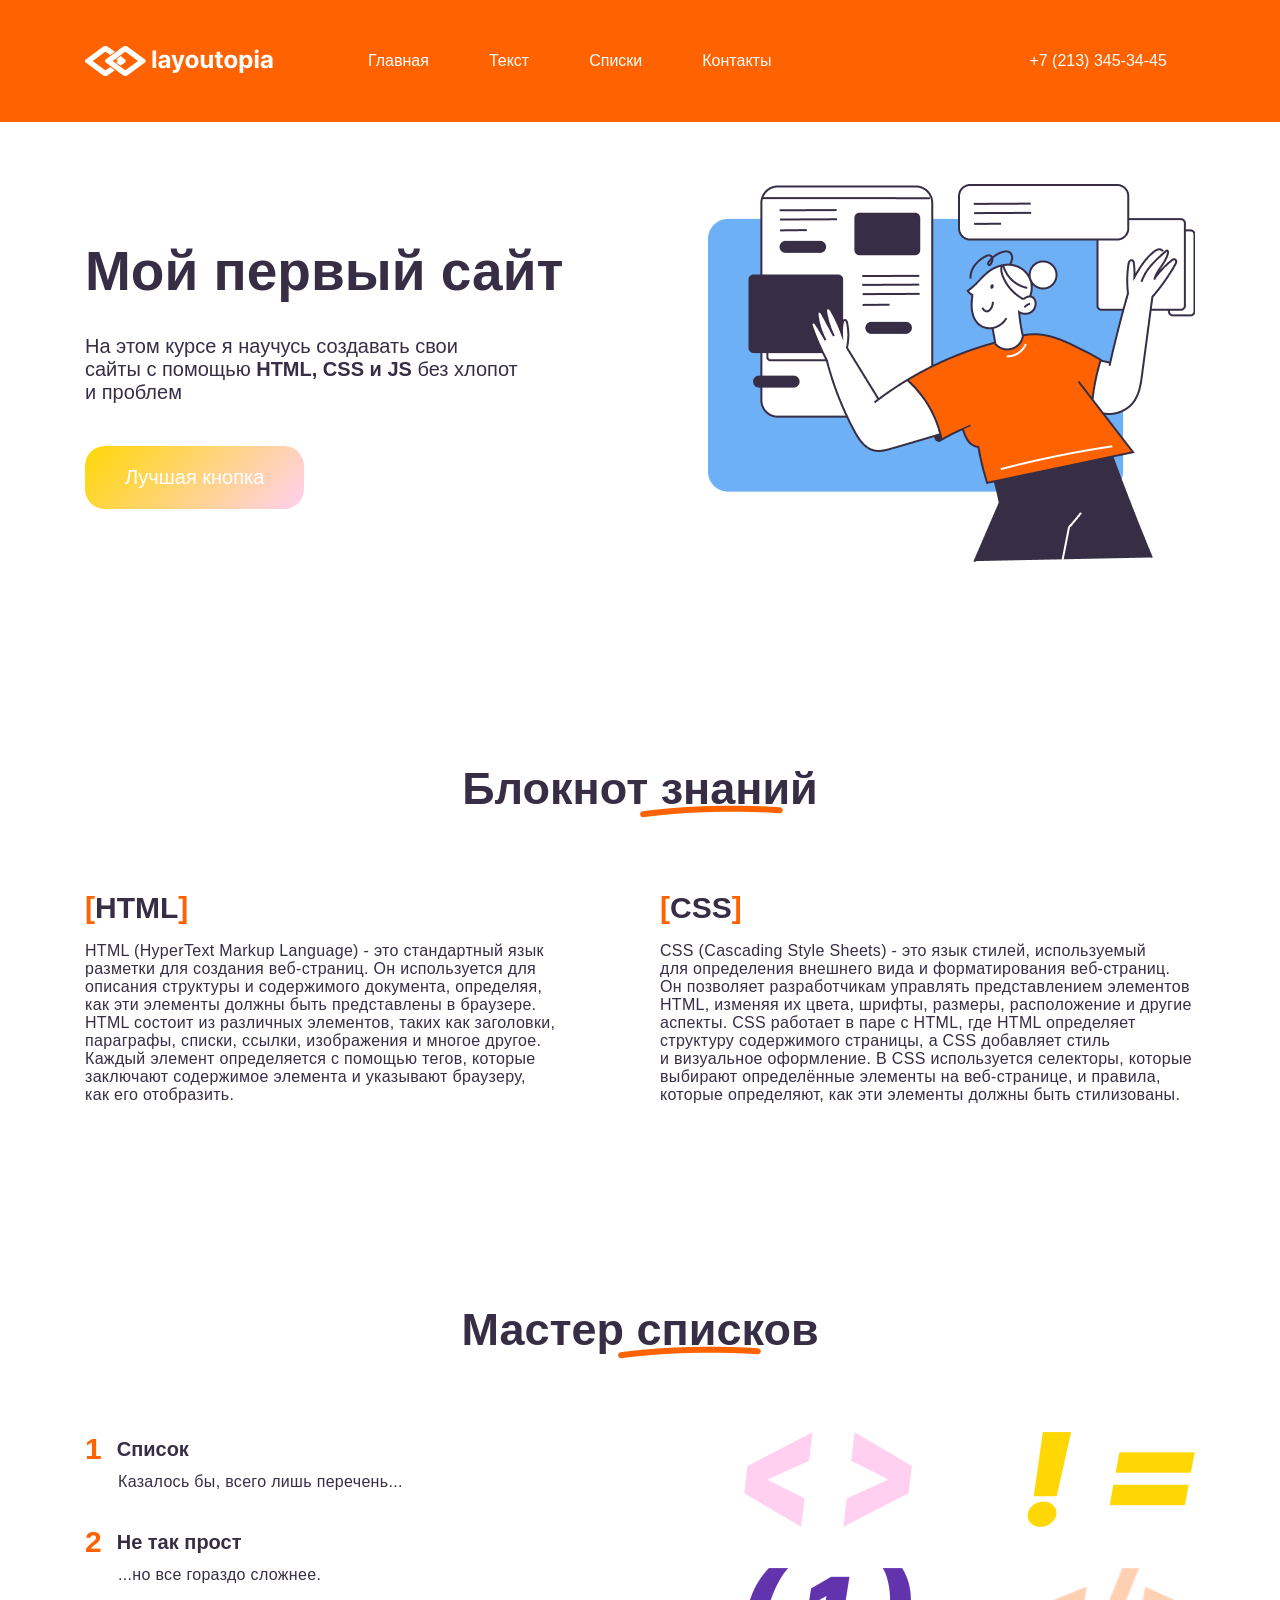
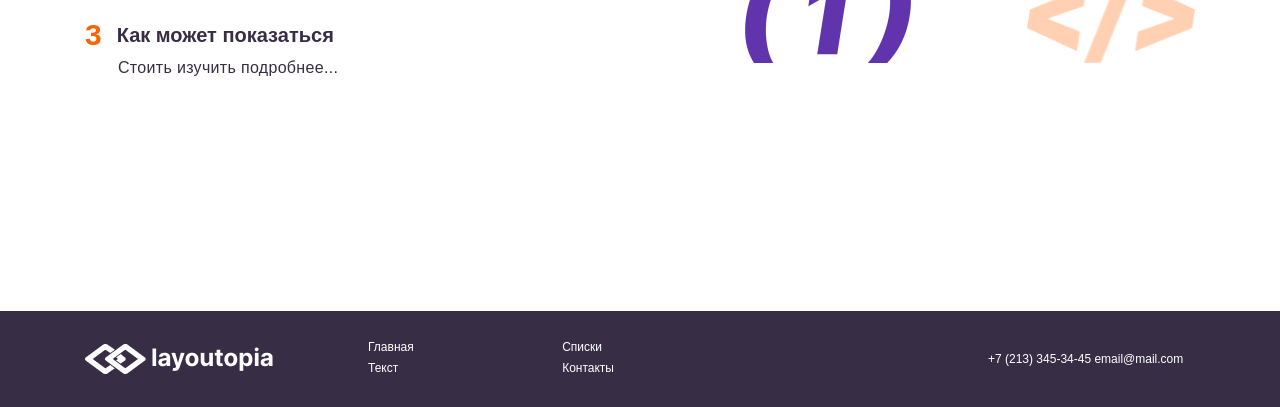
<file: module1/index.html>
<!DOCTYPE html>
<html lang="en">
<head>
    <meta charset="UTF-8">
    <meta name="viewport" content="width=device-width, initial-scale=1.0">
    <link rel="icon" href="img/favicon.png">
    <link rel="stylesheet" href="css/main.css">
    <title>Document</title>
</head>
<body>
    <header class="header-section" id="header-section">
        <div class="container">
            <div class="menu-wrapper">
                <a class="logo" href="#"></a>
                <nav class="menu-nav">
                    <ul class="menu-list">
                        <li class="menu-item"><a href="#header-section">Главная</a></li>
                        <li class="menu-item"><a href="#text-section">Текст</a></li>
                        <li class="menu-item"><a href="#list-section">Списки</a></li>
                        <li class="menu-item"><a href="#footer-section">Контакты</a></li>
                    </ul>
                </nav>
                <a href="tel: +72133453445" class="phone">+7 (213) 345-34-45</a>
            </div>
        </div>
    </header>  
    <section class="offer-section" id="offer-section">
        <div class="container">
            <div class="offer-wrapper">
                <div class="offer">
                    <h1 class="offer-title">Мой первый сайт</h1>
                    <p class="offer-text">На этом курсе я научусь создавать свои <br>сайты с помощью <span>HTML, CSS и JS</span> без хлопот и проблем</p>
                    <button class="offer-btn">Лучшая кнопка</button>
                </div>
                <img src="img/offer-img.png" class="offer-img" alt="girl">
            </div>
        </div>
    </section> 
    <section class="text-section" id="text-section">
        <div class="container">
            <div class="title-wrapper">
                <h2 class="section-title">Блокнот знаний</h2>
                <img src="img/line.png" alt="line" class="line">
            </div>
            <div class="block-wrapper">
                <div class="left-block">
                    <h3 class="block-title"><span>[</span>HTML<span>]</span></h3>
                    <p class="block-text">
                        HTML (HyperText Markup Language) - это стандартный язык разметки для создания веб-страниц. Он используется для описания структуры и содержимого документа, определяя, <br>как эти элементы должны быть представлены в браузере. <br>HTML состоит из различных элементов, таких как заголовки, параграфы, списки, ссылки, изображения и многое другое. Каждый элемент определяется с помощью тегов, которые заключают содержимое элемента и указывают браузеру, <br>как его отобразить.
                    </p>
                </div>
                <div class="right-block">
                    <h3 class="block-title"><span>[</span>CSS<span>]</span></h3>
                    <p class="block-text">
                        CSS (Cascading Style Sheets) - это язык стилей, используемый для определения внешнего вида и форматирования веб-страниц. Он позволяет разработчикам управлять представлением элементов HTML, изменяя их цвета, шрифты, размеры, расположение и другие аспекты. CSS работает в паре с HTML, где HTML определяет структуру содержимого страницы, а CSS добавляет стиль и визуальное оформление. В CSS используется селекторы, которые выбирают определённые элементы на веб-странице, и правила, которые определяют, как эти элементы должны быть стилизованы.                       
                    </p>
                </div>
            </div>
        </div>
    </section> 
    <section class="list-section" id="list-section">
        <div class="container">
            <div class="title-wrapper">
                <h2 class="section-title">Мастер списков</h2>
                <img src="img/line.png" alt="line" class="line left-line">
            </div>
            <div class="list-wrapper">
                <ul class="list">
                    <li class="list-item">  
                        <h4 class="list-title"><span>1</span>Список</h4>  
                        <p class="list-text">Казалось бы, всего лишь перечень...</p>                   
                    </li>
                    <li class="list-item">  
                        <h4 class="list-title"><span>2</span>Не так прост</h4>  
                        <p class="list-text">...но все гораздо сложнее.</p>                
                    </li>
                    <li class="list-item">  
                        <h4 class="list-title"><span>3</span>Как может показаться</h4>  
                        <p class="list-text">Стоить изучить подробнее...</p>                   
                    </li>            
                </ul>
                <div class="image-block">
                    <img class="image" src="img/img1.png" alt="brackets">
                    <img class="image" src="img/img2.png" alt="sign">
                    <img class="image" src="img/img3.png" alt="one">
                    <img class="image" src="img/img4.png" alt="endBrackets">
                </div>
            </div>
        </div>
    </section>
    <footer class="footer-section" id="footer-section">
        <div class="container">        
            <div class="menu-wrapper footer-menu-wrapper">
                <img src="img/logo.png" alt="logo" class="footer-logo">
                <nav class="menu-nav footer-menu-nav">
                    <ul class="menu-list footer-menu-list">
                        <li class="menu-item footer-menu-item"><a href="#header-section">Главная</a></li>
                        <li class="menu-item footer-menu-item"><a href="#text-section">Текст</a></li>
                        <li class="menu-item footer-menu-item"><a href="#list-section">Списки</a></li>
                        <li class="menu-item footer-menu-item"><a href="#footer-section">Контакты</a></li>
                    </ul>
                </nav>
                <div class="footer-contacts">
                    <a href="tel: +72133453445" class="phone footer-phone">+7 (213) 345-34-45</a>
                    <a href="mailto:email@mail.com" target="_blank" class="mail">email@mail.com</a>
                </div>
            </div>
        </div>
    </footer>
</body>
</html>
</file>
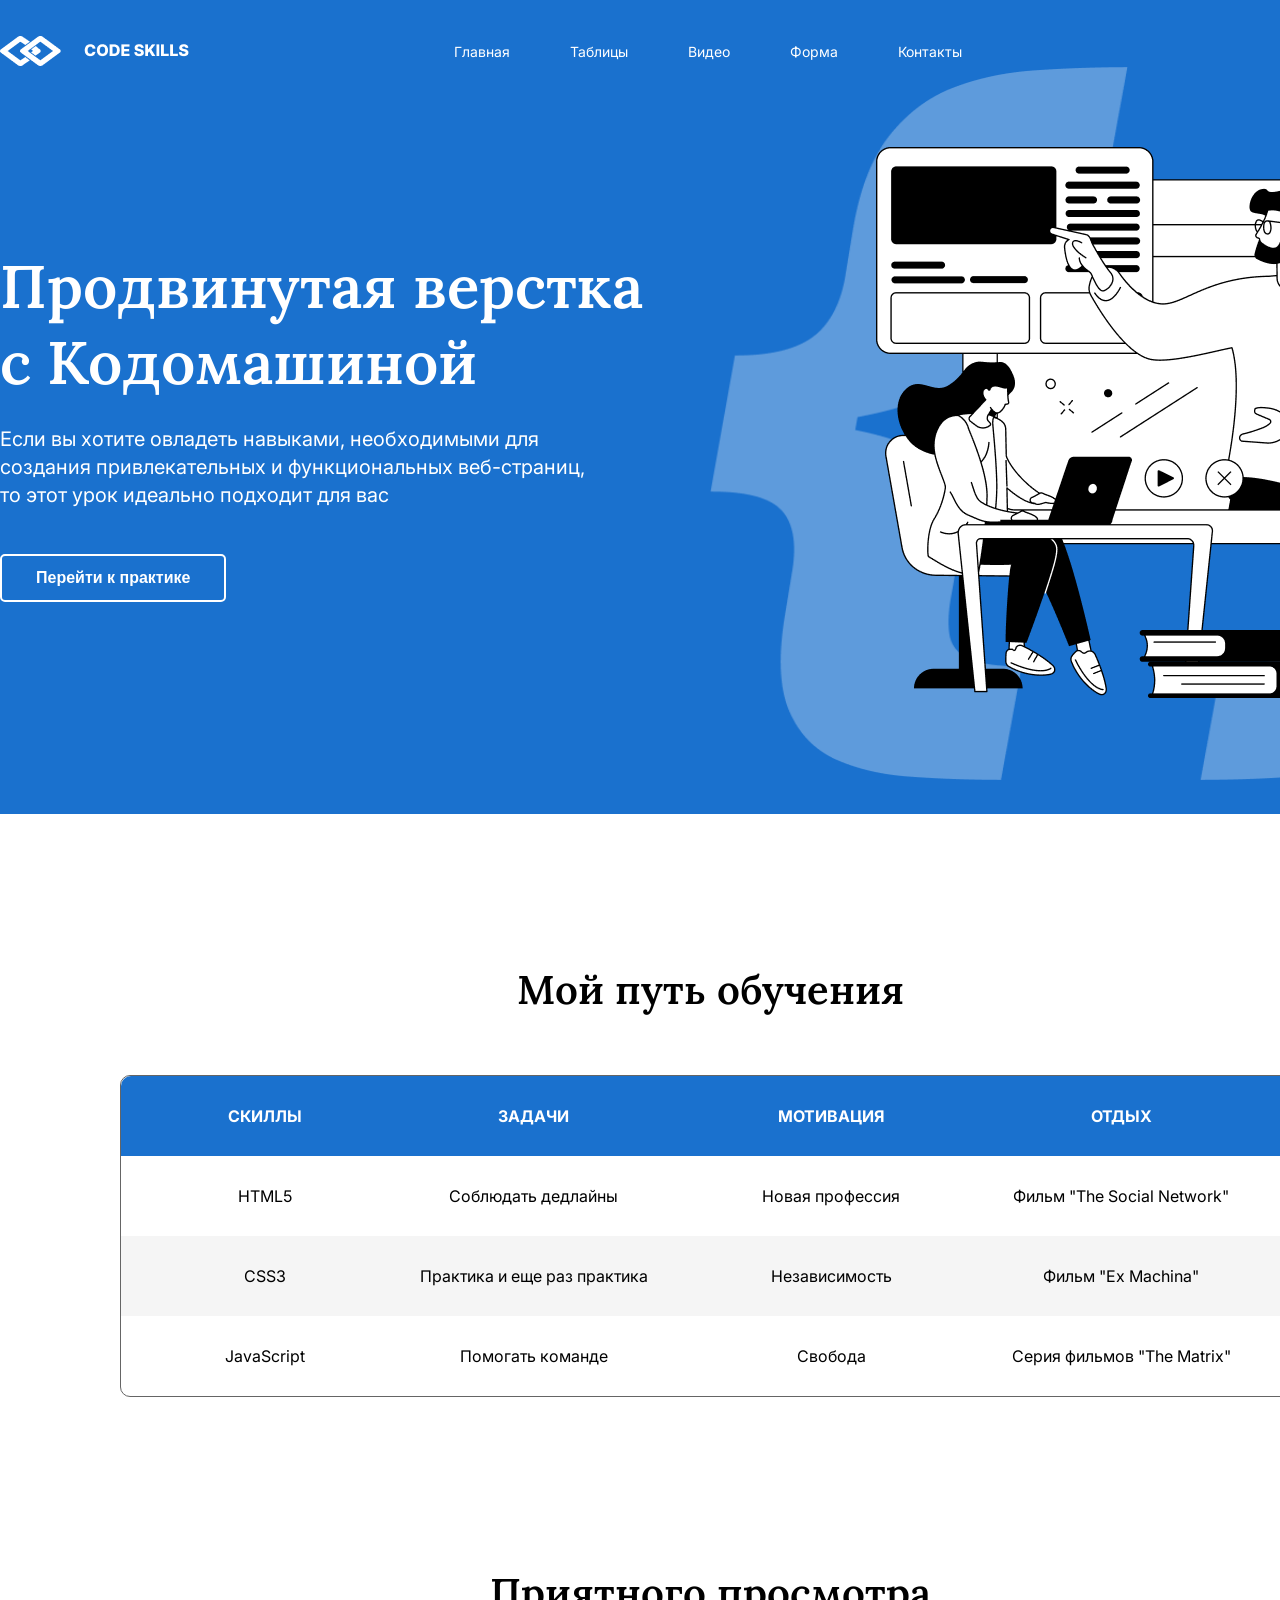
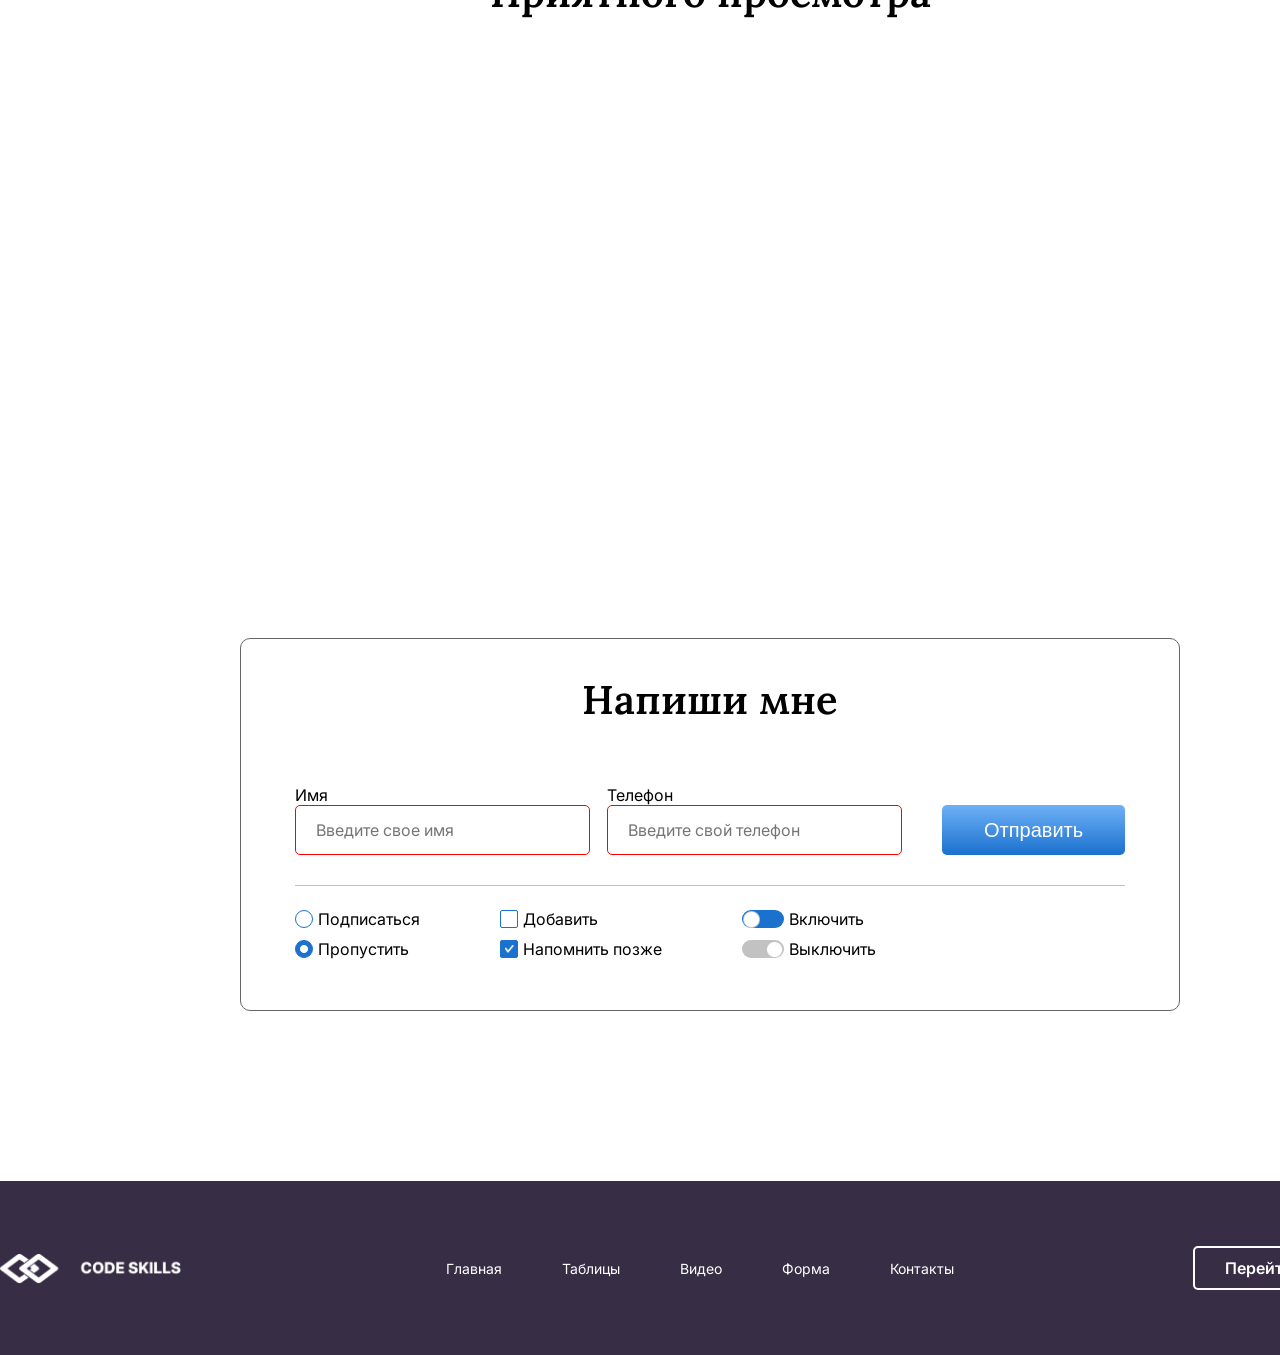
<file: module2les7/index.html>
<!DOCTYPE html>
<html lang="en">
<head>
    <meta charset="UTF-8">
    <meta name="viewport" content="width=device-width, initial-scale=1.0">
    <title>Погружение в верстку</title>
    <meta name="description" content="Описание сайта">
    <meta name="keywords" content="ключевые слова сайта">
    <link rel="icon" href="img/favicon.png" type="image/png">

    <!--OG tags-->
    <meta name="og:title" content="Погружение в верстку">
    <meta name="og:description" content="Описание сайта">
    <meta name="og:type" content="article">
    <meta name="og:image" content="https://screenshot.png">
    <meta name="og:site_name" content="TEST">

    <!--Fonts-->
    <link href="https://fonts.googleapis.com/css2?family=Lora:ital,wght@0,600;1,600&display=swap" rel="stylesheet">
    <link href="https://fonts.googleapis.com/css2?family=Inter:ital,opsz@0,14..32;1,14..32&display=swap" rel="stylesheet">
    <link href="https://fonts.googleapis.com/css2?family=Inter:ital,opsz,wght@0,14..32,600;1,14..32,600&display=swap" rel="stylesheet">

    <!--CSS-->
    <link rel="stylesheet" href="css/main.css">

</head>
<body>
    <header class="header-section">
        <div class="container">
            <div class="menu">
                <a href="img/logo.png" class="menu_logo"></a>
                <nav class="menu_nav">
                    <ul class="menu_list">
                        <li class="menu_item"><a href="#">Главная</a></li>
                        <li class="menu_item"><a href="#table-section">Таблицы</a></li>
                        <li class="menu_item"><a href="#video-section">Видео</a></li>
                        <li class="menu_item"><a href="#form-section">Форма</a></li>
                        <li class="menu_item"><a href="#footer-section">Контакты</a></li>
                    </ul>
                </nav>
            </div>
        </div>     
    </header>  
    <section class="offer-section">
        <div class="container">
            <div class="offer-wrapper">
                <div class="offer">
                    <h1 class="offer_title">Продвинутая верстка с Кодомашиной</h1>
                    <p class="offer_text">Если вы хотите овладеть навыками, необходимыми для создания привлекательных и функциональных веб-страниц, то этот урок идеально подходит для вас</p>
                    <button class="offer_btn">Перейти к практике</button>                    
                </div>
                    <div class="offer-img-wrapper">
                    <img src="img/offer-img.png" alt="study" class="offer_img">
                    <img src="img/brackets.png" alt="brackets" class="offer_bg">
                </div>
            </div>

        </div>        
    </section>
    <section class="table-section" id="table-section">
        <div class="container">
            <h2 class="section_title">Мой путь обучения</h2>
            <table class="table">
                <tr class="table_row table_row_head">
                    <th class="table_item">СКИЛЛЫ</th>
                    <th class="table_item">ЗАДАЧИ</th>
                    <th class="table_item">МОТИВАЦИЯ</th>
                    <th class="table_item">ОТДЫХ</th>
                </tr>
                <tr class="table_row">
                    <td class="table_item">HTML5</td>
                    <td class="table_item">Соблюдать дедлайны</td>
                    <td class="table_item">Новая профессия</td>
                    <td class="table_item">Фильм "The Social Network"</td>
                </tr>
                <tr class="table_row">
                    <td class="table_item">CSS3</td>
                    <td class="table_item">Практика и еще раз практика</td>
                    <td class="table_item">Независимость</td>
                    <td class="table_item">Фильм "Ex Machina"</td>
                </tr>
                <tr class="table_row">
                    <td class="table_item">JavaScript</td>
                    <td class="table_item">Помогать команде</td>
                    <td class="table_item">Свобода</td>
                    <td class="table_item">Серия фильмов  "The Matrix"</td>
                </tr>
            </table>
        </div>
    </section>
    <section class="video-section" id="video-section">
        <div class="container">
            <h2 class="section_title">Приятного просмотра</h2>
            <div class="video-wrapper">
                <iframe width="700" height="390" src="https://rutube.ru/play/embed/9bb091fac637f1137a099ef267690dfd" frameBorder="0" allow="clipboard-write; autoplay" webkitAllowFullScreen mozallowfullscreen allowFullScreen class="video">                
                </iframe>
            </div>
        </div>
    </section>
    <section class="form-section" id="form-section">
        <div class="container">
            <div class="form-wrapper">
                <h2 class="section_title">Напиши мне</h2>
                <form action="https://webhook.site/d25ea0bb-776f-4979-bb1d-794d52acc0e9" method="post" class="form">
                    <div class="input-wrapper">
                        <div>
                            <label for="name" class="input_name">Имя</label>
                            <input type="text" class="input_item" name="name" placeholder="Введите свое имя" id="name" required>
                        </div>
                        <div>
                            <label for="phone" class="input_name">Телефон</label>
                            <input type="tel" class="input_item" name="phone" required pattern="[0-9](10)"  placeholder="Введите свой телефон" id="phone">
                        </div>
                        <button class="input_submit">Отправить</button>
                    </div>
                    <div class="input-wrapper">
                        <div class="radio-wrapper">
                            <div>
                                <input type="radio" class="radio_item" name="radio" id="sign" value="sign">  
                                <label for="sign" class="radio_name">Подписаться</label>
                            </div>
                            <div>
                                <input type="radio" class="radio_item" name="radio" id="escape" value="escape" checked>  
                                <label for="escape" class="radio_name">Пропустить</label>
                            </div>
                        </div>
                        <div class="checkbox-wrapper">
                            <div>
                                <input type="checkbox" class="checkbox_item" name="add" id="add" value="add">    
                                <label for="add" class="checkbox_name">Добавить</label>
                            </div>
                            <div>
                                <input type="checkbox" class="checkbox_item" name="later" id="later" value="later" checked>    
                                <label for="later" class="checkbox_name">Напомнить позже</label>
                            </div>
                        </div> 
                        <div class="button-wrapper">
                            <div>
                                <input type="radio" class="button_item" name="switch" id="on" value="on" checked>    
                                <label for="on" class="checkbox_name">Включить</label>
                            </div>
                            <div>
                                <input type="radio" class="button_item" name="switch" id="off" value="off">    
                                <label for="off">Выключить</label>
                            </div>
                        </div>
                    </div>  
                </form>
            </div>              
        </div>
    </section>
    <footer class="footer-section" id="footer-section">
        <div class="container">  
            <div class="menu">
                <a href="#" class="menu_logo menu_logo_footer"></a>
                <nav class="menu_nav">
                    <ul class="menu_list menu_list_footer">
                        <li class="menu_item menu_item_footer"><a href="#">Главная</a></li>
                        <li class="menu_item menu_item_footer"><a href="#table-section">Таблицы</a></li>
                        <li class="menu_item menu_item_footer"><a href="#video-section">Видео</a></li>
                        <li class="menu_item menu_item_footer"><a href="#form-section">Форма</a></li>
                        <li class="menu_item menu_item_footer"><a href="#footer-section">Контакты</a></li>
                    </ul>
                </nav>
                <div class="offer_btn offer_btn_footer">Перейти к практике</div>
            </div>                   
        </div>
    </footer>
</body>
</html>
</file>
<file: module1/css/main.css>
/*specification*/
body{
    font-family: "Open sans", sans-serif;
    color: #372E46;
    font-size: 16px;
    font-weight: 400;
    margin: 0;
    padding: 0;
}

* {
    box-sizing: border-box;
}

.container {
    width: 1110px;
    margin: 0 auto;

}

h1, h2, h3, h4 {
    margin: 0;
    font-weight: 600;
    padding: 0;
}

p {
    margin: 0;
    padding: 0;
    letter-spacing: 0.02em;
}

ul {
    margin: 0;
    padding: 0;
}

li {
    margin: 0;
    padding: 0;
    list-style: none;
}

h1 {
   font-size: 55px; 
}

h2 {
    font-size: 45px; 
}

h3 {
    font-size: 30px; 
}

h4 {
    font-size: 20px;
}

a {
    color: #fff;
    text-decoration: none;
}

section {
    padding-top: 200px;
}

/*header*/
.header-section {
    background: #FF6200;
    padding: 45px 0;
}

.logo {
    background: url("../img/logo.png") no-repeat center;
    width: 188px;
    height: 32px;
    display: block;
    margin-right: 95px;
}

.menu-wrapper {
    display: flex;
    align-items: center;
}

.menu-list {
    display: flex;
    gap: 60px;
    margin-right: 258px;
}

.menu-item > a {
    transition: color .5s ease;
}

.menu-item > a:hover {
    color: #372E46;   
    transition: color .5s ease; 
}

/*offer-section*/
.offer-section {
    padding-top: 62px;
}

.offer-wrapper {
    display: flex;
    align-items: center;
    justify-content: space-between;
}

.offer-text {
    margin: 32px 0 42px 0;
    font-size: 20px;
    width: 445px;
    letter-spacing: 0em;
}

.offer {
    width: 490px;
}

.offer-text > span {
    font-weight: 600;    
}

.offer-btn {
    color: #fff;
    background: linear-gradient(133deg, #FFD705 0%, #FFD0F0 100%);
    border-radius: 20px;
    padding: 20px 40px;
    border: none;
    font-size: 20px;
    cursor:pointer; 
    transition: .5s ease;
}

.offer-btn:hover {
    color: #FF6200;
    transition: .5s ease;
}

/*text-section*/
.block-wrapper {
    display: flex;
    justify-content: space-between;
}

.left-block {
    width: 495px;
}

.right-block {
    width: 535px;
}

.section-title {
    text-align: center;
}

.title-wrapper {
    position: relative;
    margin-bottom: 76px;
}

.line {
    position: absolute;
    top: 42px;
    left: 50%;
}

.block-title > span {
    color: #FF6200;   
}

.block-title {
    margin-bottom: 17px;
}

/*list-section*/
.left-line {
    left: 48%;
}

.list-wrapper {
    display: flex;
    justify-content: space-between;
}

.list {
    width: 337px;
}

.list-title > span {
    color: #FF6200;
    margin-right: 15px;
    font-size: 30px;
}

.list-title {
    margin-bottom: 7px;
    display: flex;
    align-items: center;
}

.list-text {
    padding-left: 33px;
}

.list-item {
    margin-bottom: 34px;
}

.image-block {
    display: flex;
    justify-content: space-between; 
    flex-wrap: wrap;
    width: 451px; 
    height: 231px;
    align-content: space-between;
}

.image {
    width: 168px;
    height: 95px;
}

/*footer*/
.footer-section {
    background: #372E46;
    padding: 29px 0;
    font-size: 12px;
    margin-top: 200px;
}

.footer-contacts {
    text-align: right;
}

.footer-phone {
    margin-bottom: 7px;
}

.footer-menu-list {
    flex-direction: column;
    gap: 7px;
    height: 38px;
    flex-wrap: wrap;
    width: 246px;
    align-content: space-between;
    margin-right: 374px;
}

.footer-logo {
    width: 188px;
    height: 32px;
    display: block;
    margin-right: 95px;
}

.footer-menu-item > a:hover {
    color: #FF6200;   
}
</file>
<file: module2les7/css/main.css>
/*specification*/
body{
    margin: 0;
    padding: 0;
    font-family: "Inter", sans-serif;
    font-size: 16px;
}

* {
    box-sizing: border-box;
}

.container {
    width: 1420px;
    margin: 0 auto;

}

h1, h2, h3, h4, h5, h6 {
    margin: 0;
    font-weight: 600;
    font-family: "Lora", serif;
    /* padding: 0; */
}

input {
    margin: 0;
}

p {
    margin: 0;
    line-height: 1.4em;
    /* padding: 0; */
}

h1 {
   font-size: 60px; 
}

h2 {
    font-size: 40px; 
    text-align: center;
}

a {
    color: white;
    text-decoration: none;
}

ul {
    margin: 0;
    padding: 0;
}

li {
    display: block;
    margin: 0;
    padding: 0;
}

section {
    padding-top: 170px;
}

.section_title {
    margin-bottom: 60px;
}

/*header*/
.header-section {
    background: #1A71CE;
    padding-top: 35px;
}

.menu {
    display: flex;
    align-items: center;
}

.menu_logo {
    background: url("../img/logo.png") no-repeat center;
    background-size: contain;
    width: 189px;
    height: 32px;
    display: block;
    margin-right: 265px;
}

.menu_list {
    display: flex;
    gap: 60px;
    /* margin-right: 258px; */
}

.menu_item {
    font-size: 14px;    
}

.menu_item > a {
    transition: color .5s ease;
}

.menu_item > a:hover {
    color: #372E46;   
    transition: color .5s ease; 
}

/* 
.menu-wrapper {
    display: flex;
    align-items: center;
} */

/*offer-section*/
.offer-section {
    background: #1A71CE;
    color: white;
    padding-top: 80px;
    padding-bottom: 112px;
    overflow-x: hidden;
}

.offer-wrapper {
    display: flex;
    align-items: center;
    justify-content: space-between;
}

.offer {
    width: 648px;
}

.offer_text {
    padding: 25px 0 45px;
    font-size: 20px;
    width: 605px;
}

.offer-img-wrapper {
    position: relative;
}

.offer_img {
    position: relative;
    z-index: 1;
}
.offer_bg {
    position: absolute;
    width: 850px;
    height: 713px;
    top: -80px;
    right: -140px;
    z-index: 0;
    
}

.offer_btn {
    background-color: transparent;
    border: 2px solid white;
    border-radius: 5px;
    padding: 13px 34px;   
    font-size: 16px;
    font-weight: 600;
    cursor: pointer;
    transition: .5s ease;
    color: white;
}

.offer_btn:hover {
    background-color: white;
    color: #1A71CE;
    transition: .5s ease;
}

/*table-section*/
.table-section {
    padding-top: 150px;
}

.table {
    border: 1px solid #656565;
    border-radius: 10px;
    margin: 0 auto;
    width: 1180px;
    border-spacing: 0;
}

.table td {
    padding: 30px 0;
    text-align: center;
}

.table_row_head {
    background: #1A71CE;
}

.table_row_head > th {
    text-transform: uppercase;
    color: white;
    font-size: 16px;
    padding: 30px 0;
}

.table_row_head > th:first-child {
    border-top-left-radius: 10px;
}

.table_row_head > th:last-child {
    border-top-right-radius: 10px;
}

.table_row:nth-child(3) {
    background: #F5F5F5;
}

.table_item:first-child {
    padding-left: 60px;
}

.video {
    display: block;
    margin: 0 auto;
    border-radius: 10px;
}

/* form-section */
.form-section {
    padding-bottom: 170px;
}

.form {
    display: flex;
    flex-direction: column;
}

.form-wrapper {
    width: 940px;
    border: 1px solid #656565;
    border-radius: 10px;
    margin: 0 auto;
    padding: 35px 54px 51px;
}

.input-wrapper {
    display: flex;
    align-items: end;
    gap: 17px;
}

.input-wrapper:first-child {
    margin-bottom: 54px;
    position: relative;
}

.input-wrapper:first-child::after {
    content: '';
    width: 830px;
    height: 1px;
    background: #c2c2c2;
    position: absolute;
    top: 100px;
}

.input_item {
    width: 295px;
    height: 50px;
    border-radius: 5px;
    border: 1px solid #656565;
    outline: none;
    font-family: "Inter", sens-serif;
    font-size: 16px;
    padding-left: 10px;
}

.input_submit {
    height: 50px;
    width: 208px;
    text-align: center;
    border-radius: 5px;
    border: none;
    background: linear-gradient(180deg, #6EB0F6 0%, #1A71CE 100%), #fff;
    color: white;
    font-size: 20px;
    transition: .5s ease;
}

.input_item::placeholder {
    font-family: "Inter", sens-serif;
    font-size: 16px;
    padding-left: 10px;
}

.input_item:valid {
    border: 1px solid green;
}

.input_item:invalid {
    border: 1px solid red
}

.input_submit:hover {
    background: white;
    color: #1A71CE;
    transition: .5s ease;
    border: 1px solid #656565
}

.input-wrapper:last-child {
    gap: 80px;
}

.radio-wrapper, .checkbox-wrapper, .button-wrapper {
    display: flex;
    flex-direction: column;
    gap: 10px;
}

.checkbox_item {
    position: absolute;
    z-index: -1;
    opacity: 0;
}

.checkbox_item+label {
    display: flex;
    align-items: center;
}

.checkbox_item+label::before {
    content: '';
    display: inline-block;
    width: 16px;
    height: 16px;
    border: 1px solid #1A71CE;
    border-radius: 2px;
    margin-right: 5px;
    background-repeat: no-repeat;
    background-position: center center;
    background-size: 9px 8px;
}

.checkbox_item:checked+label::before {
    background-image: url('../img/checkbox.png');
    background-color: #1A71CE;
}

.radio_item {
    position: absolute;
    z-index: -1;
    opacity: 0;
}

.radio_item+label {
    display: flex;
    align-items: center;
}

.radio_item+label::before {
    content: '';
    display: inline-block;
    width: 16px;
    height: 16px;
    border: 1px solid #1A71CE;
    border-radius: 16px;
    margin-right: 5px;
    background-repeat: no-repeat;
    background-position: center center;
    background-size: 8px 8px;
}

.radio_item:checked+label::before {
    background-image: url('../img/radio.png');
    background-color: #1A71CE;
}

.button_item {
    position: absolute;
    z-index: -1;
    opacity: 0;
}

.button_item+label {
    display: flex;
    align-items: center;
}

.button_item+label::before {
    content: '';
    display: inline-block;
    width: 42px;
    height: 18px;
    border-radius: 20px;
    margin-right: 5px;
    background-color: #c2c2c2;
    background-image: url('../img/switch.png');
    background-repeat: no-repeat;
    background-position: 24px center;
    background-size: 17px 17px;
}

.button_item:checked+label::before {
    background-color: #1A71CE;
    background-position: 1px center;
}

/*footer*/
.footer-section {
    background: #372E46;
    padding: 65px 0;
}

.menu_list_footer {
    margin-right: 239px;
}

.menu_logo_footer {
    width: 181px;
    background-repeat: no-repeat;
}

.offer_btn_footer {
    font-size: 14px;
}
.offer_btn_footer:hover {
    background: #fff;
    color: #372E46;
}
.menu_item_footer {
    transition: color .5s ease;
}
.menu_item_footer > a:hover {
    color: #1A71CE;   
    transition: color .5s ease; 
}

.offer_btn_footer {
    background-color: transparent;
    border: 2px solid white;
    border-radius: 5px;
    padding: 10px 30px;   
    font-size: 16px;
    font-weight: 600;
    cursor: pointer;
    transition: .5s ease;
    color: white;    
}
</file>
